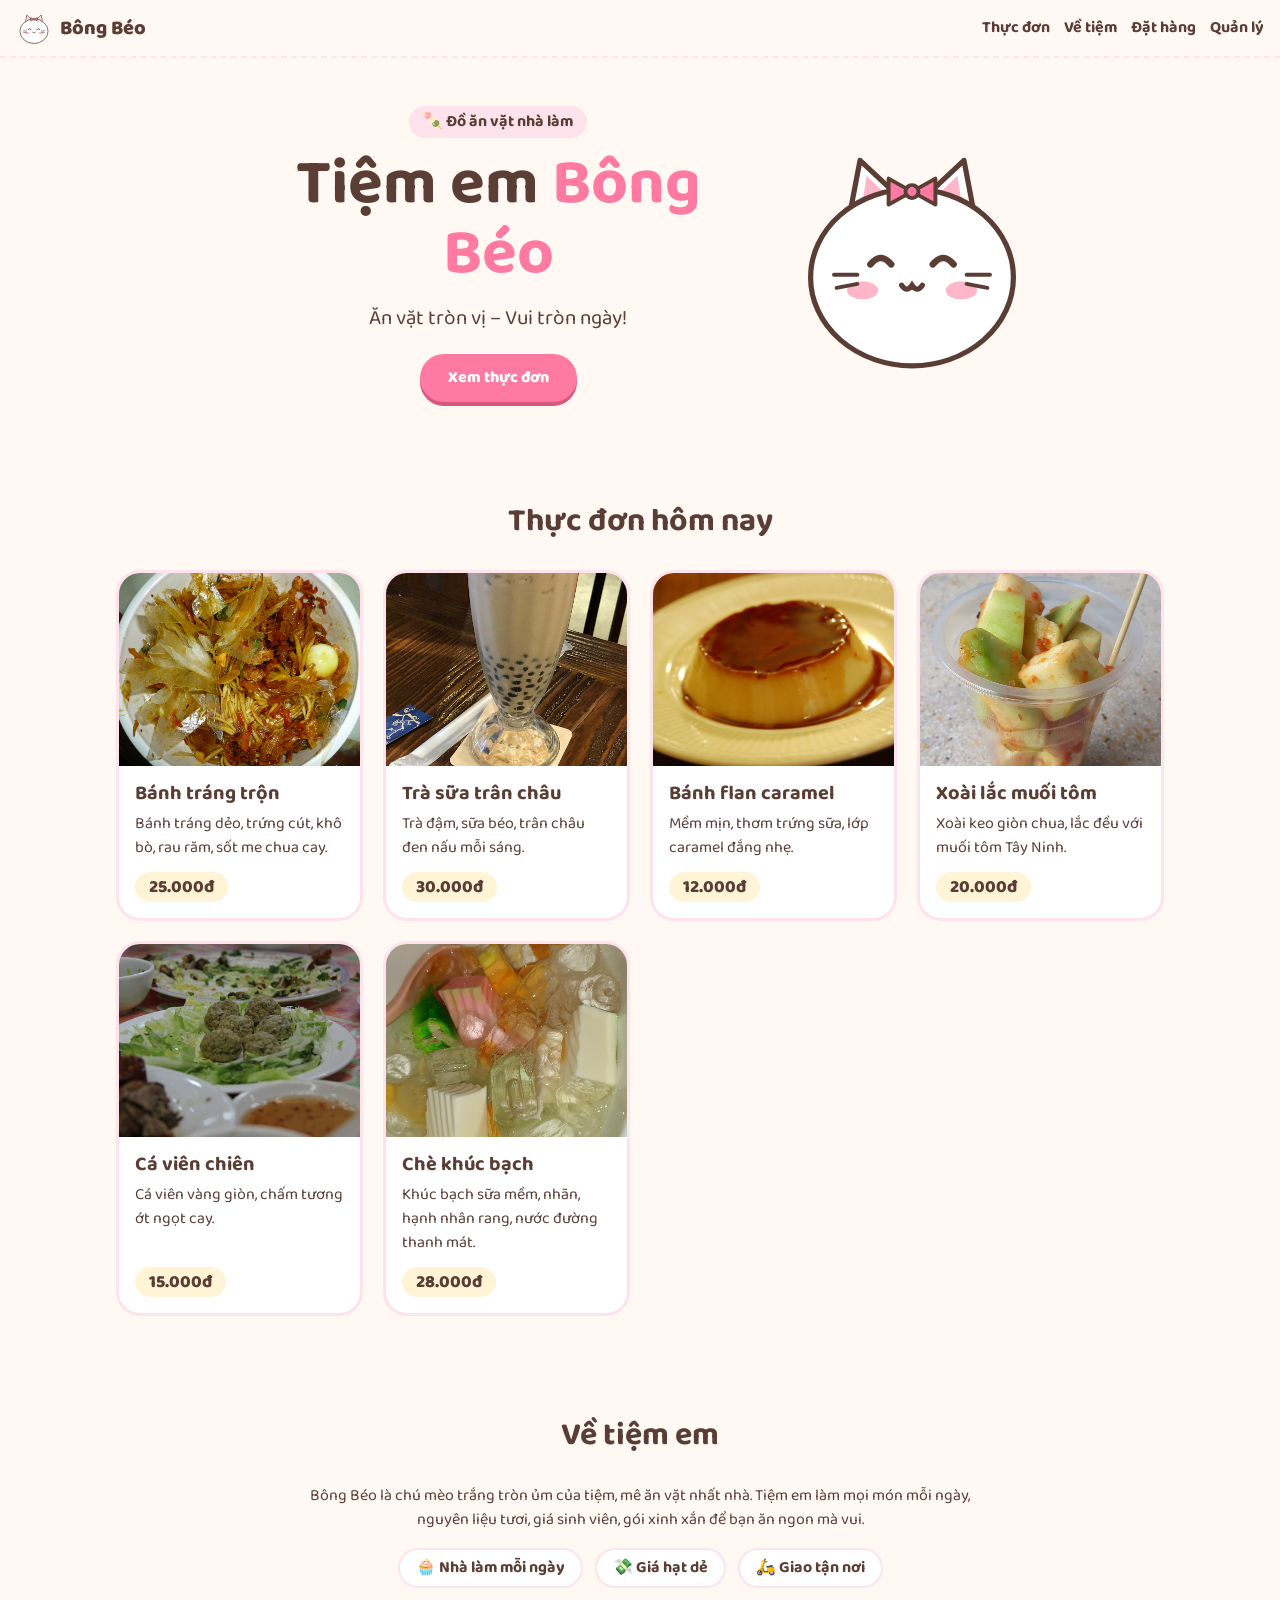
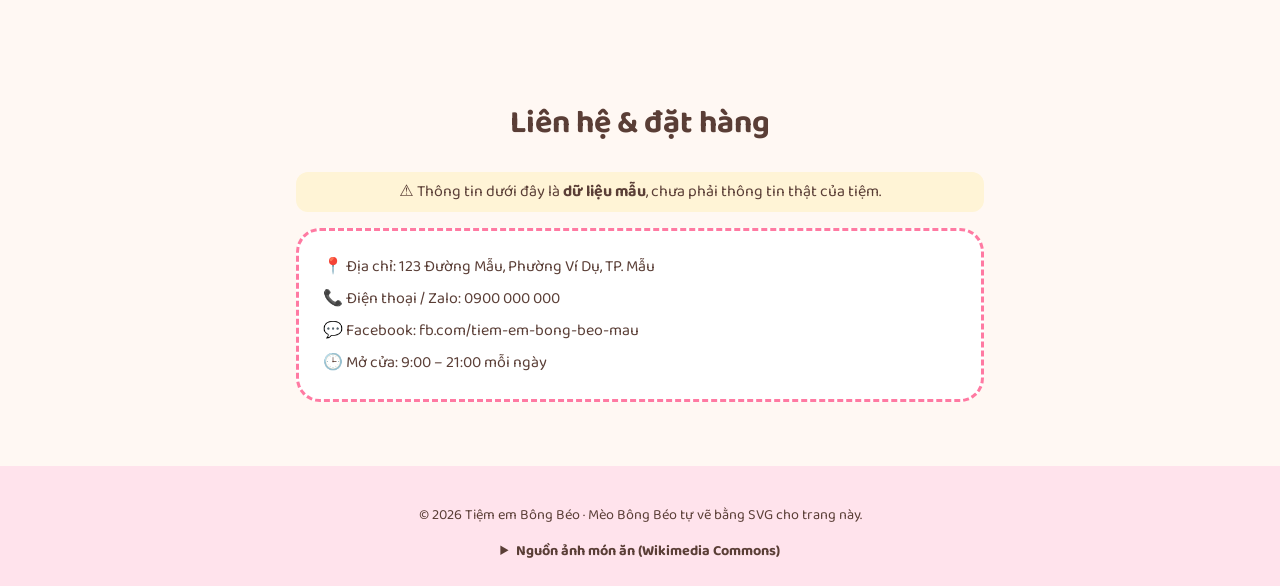
<file: index.html>
<!doctype html>
<html lang="vi">
<head>
  <meta charset="utf-8">
  <meta name="viewport" content="width=device-width, initial-scale=1">
  <title>Tiệm em Bông Béo – Đồ ăn vặt</title>
  <meta name="description" content="Tiệm em Bông Béo – đồ ăn vặt ngon, rẻ, tròn trịa như Bông Béo.">
  <link rel="icon" href="images/bong-beo.svg" type="image/svg+xml">
  <link rel="preconnect" href="https://fonts.googleapis.com">
  <link rel="preconnect" href="https://fonts.gstatic.com" crossorigin>
  <link href="https://fonts.googleapis.com/css2?family=Baloo+2:wght@500;700;800&display=swap" rel="stylesheet">
  <link rel="stylesheet" href="style.css">
</head>
<body>
  <header class="nav">
    <a class="logo" href="#"><img src="images/bong-beo.svg" alt="" width="36" height="36"> Bông Béo</a>
    <nav>
      <a href="#menu">Thực đơn</a>
      <a href="#gioi-thieu">Về tiệm</a>
      <a href="#lien-he">Đặt hàng</a>
      <a href="quan-ly.html">Quản lý</a>
    </nav>
  </header>

  <main>
    <section class="hero">
      <div class="hero-text">
        <p class="tag">🍡 Đồ ăn vặt nhà làm</p>
        <h1>Tiệm em <span>Bông Béo</span></h1>
        <p class="slogan">Ăn vặt tròn vị – Vui tròn ngày!</p>
        <a class="btn" href="#menu">Xem thực đơn</a>
      </div>
      <img class="mascot" src="images/bong-beo.svg" alt="Bông Béo, chú mèo trắng tròn ủm đeo nơ hồng" width="260" height="260">
    </section>

    <section id="menu">
      <h2>Thực đơn hôm nay</h2>
      <div class="grid">
        <article class="card">
          <img src="images/photos/banh-trang-tron.jpg" alt="Tô bánh tráng trộn với trứng cút và khô bò" width="800" height="600" loading="lazy">
          <h3>Bánh tráng trộn</h3>
          <p>Bánh tráng dẻo, trứng cút, khô bò, rau răm, sốt me chua cay.</p>
          <span class="price">25.000đ</span>
        </article>
        <article class="card">
          <img src="images/photos/tra-sua.jpg" alt="Ly trà sữa trân châu đen" width="800" height="1067" loading="lazy">
          <h3>Trà sữa trân châu</h3>
          <p>Trà đậm, sữa béo, trân châu đen nấu mỗi sáng.</p>
          <span class="price">30.000đ</span>
        </article>
        <article class="card">
          <img src="images/photos/banh-flan.jpg" alt="Bánh flan phủ caramel trên đĩa" width="800" height="531" loading="lazy">
          <h3>Bánh flan caramel</h3>
          <p>Mềm mịn, thơm trứng sữa, lớp caramel đắng nhẹ.</p>
          <span class="price">12.000đ</span>
        </article>
        <article class="card">
          <img src="images/photos/xoai-lac.jpg" alt="Ly xoài lắc muối tôm có que xiên" width="800" height="1422" loading="lazy">
          <h3>Xoài lắc muối tôm</h3>
          <p>Xoài keo giòn chua, lắc đều với muối tôm Tây Ninh.</p>
          <span class="price">20.000đ</span>
        </article>
        <article class="card">
          <img src="images/photos/ca-vien-chien.jpg" alt="Đĩa cá viên chiên trên rau" width="800" height="533" loading="lazy">
          <h3>Cá viên chiên</h3>
          <p>Cá viên vàng giòn, chấm tương ớt ngọt cay.</p>
          <span class="price">15.000đ</span>
        </article>
        <article class="card">
          <img src="images/photos/che-khuc-bach.jpg" alt="Chén chè khúc bạch với đá" width="800" height="1067" loading="lazy">
          <h3>Chè khúc bạch</h3>
          <p>Khúc bạch sữa mềm, nhãn, hạnh nhân rang, nước đường thanh mát.</p>
          <span class="price">28.000đ</span>
        </article>
      </div>
    </section>

    <section id="gioi-thieu" class="about">
      <h2>Về tiệm em</h2>
      <p>Bông Béo là chú mèo trắng tròn ủm của tiệm, mê ăn vặt nhất nhà. Tiệm em làm mọi món mỗi ngày, nguyên liệu tươi, giá sinh viên, gói xinh xắn để bạn ăn ngon mà vui.</p>
      <ul class="perks">
        <li>🧁 Nhà làm mỗi ngày</li>
        <li>💸 Giá hạt dẻ</li>
        <li>🛵 Giao tận nơi</li>
      </ul>
    </section>

    <section id="lien-he" class="contact">
      <h2>Liên hệ &amp; đặt hàng</h2>
      <p class="note">⚠️ Thông tin dưới đây là <strong>dữ liệu mẫu</strong>, chưa phải thông tin thật của tiệm.</p>
      <ul>
        <li>📍 Địa chỉ: 123 Đường Mẫu, Phường Ví Dụ, TP. Mẫu</li>
        <li>📞 Điện thoại / Zalo: 0900 000 000</li>
        <li>💬 Facebook: fb.com/tiem-em-bong-beo-mau</li>
        <li>🕒 Mở cửa: 9:00 – 21:00 mỗi ngày</li>
      </ul>
    </section>
  </main>

  <footer>
    <p>© 2026 Tiệm em Bông Béo · Mèo Bông Béo tự vẽ bằng SVG cho trang này.</p>
    <details class="credits">
      <summary>Nguồn ảnh món ăn (Wikimedia Commons)</summary>
      <ul>
        <li>Bánh tráng trộn: <a href="https://commons.wikimedia.org/wiki/File:Vietnamese_%22banh_trang_tron%22.JPG">Memberofc1</a>, CC BY-SA 3.0</li>
        <li>Trà sữa: <a href="https://commons.wikimedia.org/wiki/File:Pearl_Milk_Tea_in_Chun_Shui_Tang.jpg">Battlesnake1</a>, CC0</li>
        <li>Bánh flan: <a href="https://commons.wikimedia.org/wiki/File:Cr%C3%A8me_caramel_1.jpg">snowpea&amp;bokchoi</a>, CC BY 2.0</li>
        <li>Xoài lắc: <a href="https://commons.wikimedia.org/wiki/File:Xoai_l%E1%BA%AFc_12.jpg">Baoothersks</a>, CC0</li>
        <li>Cá viên chiên: <a href="https://commons.wikimedia.org/wiki/File:Deep_Fried_Dace_Fish_Ball.jpg">bortescristian</a>, CC BY 2.0</li>
        <li>Chè khúc bạch: <a href="https://commons.wikimedia.org/wiki/File:Ch%C3%A8_kh%C3%BAc_b%E1%BA%A1ch_%E1%BB%9F_qu%C3%A1n_Th%E1%BA%A3o_Vy_2020_09_06.jpg">Phương Huy</a>, CC BY-SA 4.0</li>
      </ul>
      <p>Ảnh được thu nhỏ, không chỉnh sửa nội dung.</p>
    </details>
  </footer>
</body>
</html>
</file>
<file: style.css>
:root {
  --bg: #fff8f3;
  --pink: #ff7aa2;
  --pink-soft: #ffe3ec;
  --brown: #5a3e36;
  --cream: #fff4d6;
  --card: #ffffff;
}
* { box-sizing: border-box; }
html { scroll-behavior: smooth; }
body {
  margin: 0;
  font-family: "Baloo 2", system-ui, sans-serif;
  color: var(--brown);
  background: var(--bg);
  line-height: 1.5;
}
img { max-width: 100%; height: auto; display: block; }
a { color: inherit; }

.nav {
  position: sticky; top: 0; z-index: 10;
  display: flex; align-items: center; justify-content: space-between; gap: 12px;
  padding: 10px 16px;
  background: rgba(255, 248, 243, .92);
  backdrop-filter: blur(6px);
  border-bottom: 2px dashed var(--pink-soft);
}
.logo { display: flex; align-items: center; gap: 8px; font-weight: 800; font-size: 1.25rem; text-decoration: none; }
.nav nav { display: flex; gap: 14px; }
.nav nav a { text-decoration: none; font-weight: 700; }
.nav nav a:hover { color: var(--pink); }

section { max-width: 1080px; margin: 0 auto; padding: 48px 16px; }
h2 { text-align: center; font-size: 2rem; margin: 0 0 24px; }

.hero {
  display: flex; flex-wrap: wrap; align-items: center; justify-content: center; gap: 24px;
  text-align: center;
}
.hero-text { flex: 1 1 300px; max-width: 520px; }
.tag { display: inline-block; background: var(--pink-soft); padding: 4px 14px; border-radius: 999px; font-weight: 700; margin: 0; }
h1 { font-size: clamp(2.4rem, 8vw, 4rem); line-height: 1.1; margin: 12px 0; }
h1 span { color: var(--pink); }
.slogan { font-size: 1.3rem; margin: 0 0 20px; }
.btn {
  display: inline-block; padding: 12px 28px; border-radius: 999px;
  background: var(--pink); color: #fff; font-weight: 800; text-decoration: none;
  box-shadow: 0 4px 0 #d9567f; transition: transform .15s;
}
.btn:hover { transform: translateY(-2px); }
.mascot { flex: 0 1 260px; animation: bob 3s ease-in-out infinite; }
@keyframes bob { 50% { transform: translateY(-10px); } }
@media (prefers-reduced-motion: reduce) { .mascot { animation: none; } html { scroll-behavior: auto; } }

.grid { display: grid; grid-template-columns: repeat(auto-fill, minmax(240px, 1fr)); gap: 20px; }
.card {
  background: var(--card); border-radius: 24px; overflow: hidden;
  border: 3px solid var(--pink-soft);
  display: flex; flex-direction: column;
  transition: transform .15s, box-shadow .15s;
}
.card:hover { transform: translateY(-4px); box-shadow: 0 10px 24px rgba(255, 122, 162, .2); }
.card img { width: 100%; aspect-ratio: 5 / 4; object-fit: cover; }
.card h3 { margin: 12px 16px 4px; font-size: 1.25rem; }
.card p { margin: 0 16px; flex: 1; }
.price {
  align-self: flex-start; margin: 12px 16px 16px; padding: 2px 14px;
  background: var(--cream); border-radius: 999px; font-weight: 800; font-size: 1.1rem;
}

.about { text-align: center; max-width: 720px; }
.perks { list-style: none; padding: 0; display: flex; flex-wrap: wrap; justify-content: center; gap: 12px; }
.perks li { background: var(--card); border: 2px solid var(--pink-soft); border-radius: 999px; padding: 6px 16px; font-weight: 700; }

.contact { max-width: 720px; }
.contact ul { list-style: none; padding: 20px 24px; background: var(--card); border-radius: 24px; border: 3px dashed var(--pink); }
.contact li { padding: 4px 0; }
.note { text-align: center; background: var(--cream); border-radius: 12px; padding: 8px 12px; }

footer { text-align: center; padding: 24px 16px; font-size: .9rem; background: var(--pink-soft); }

@media (max-width: 520px) {
  .nav { flex-direction: column; gap: 4px; }
  h2 { font-size: 1.6rem; }
}

.credits { max-width: 720px; margin: 8px auto 0; text-align: left; }
.credits summary { cursor: pointer; text-align: center; font-weight: 700; }
.credits ul { padding-left: 20px; }
</file>
